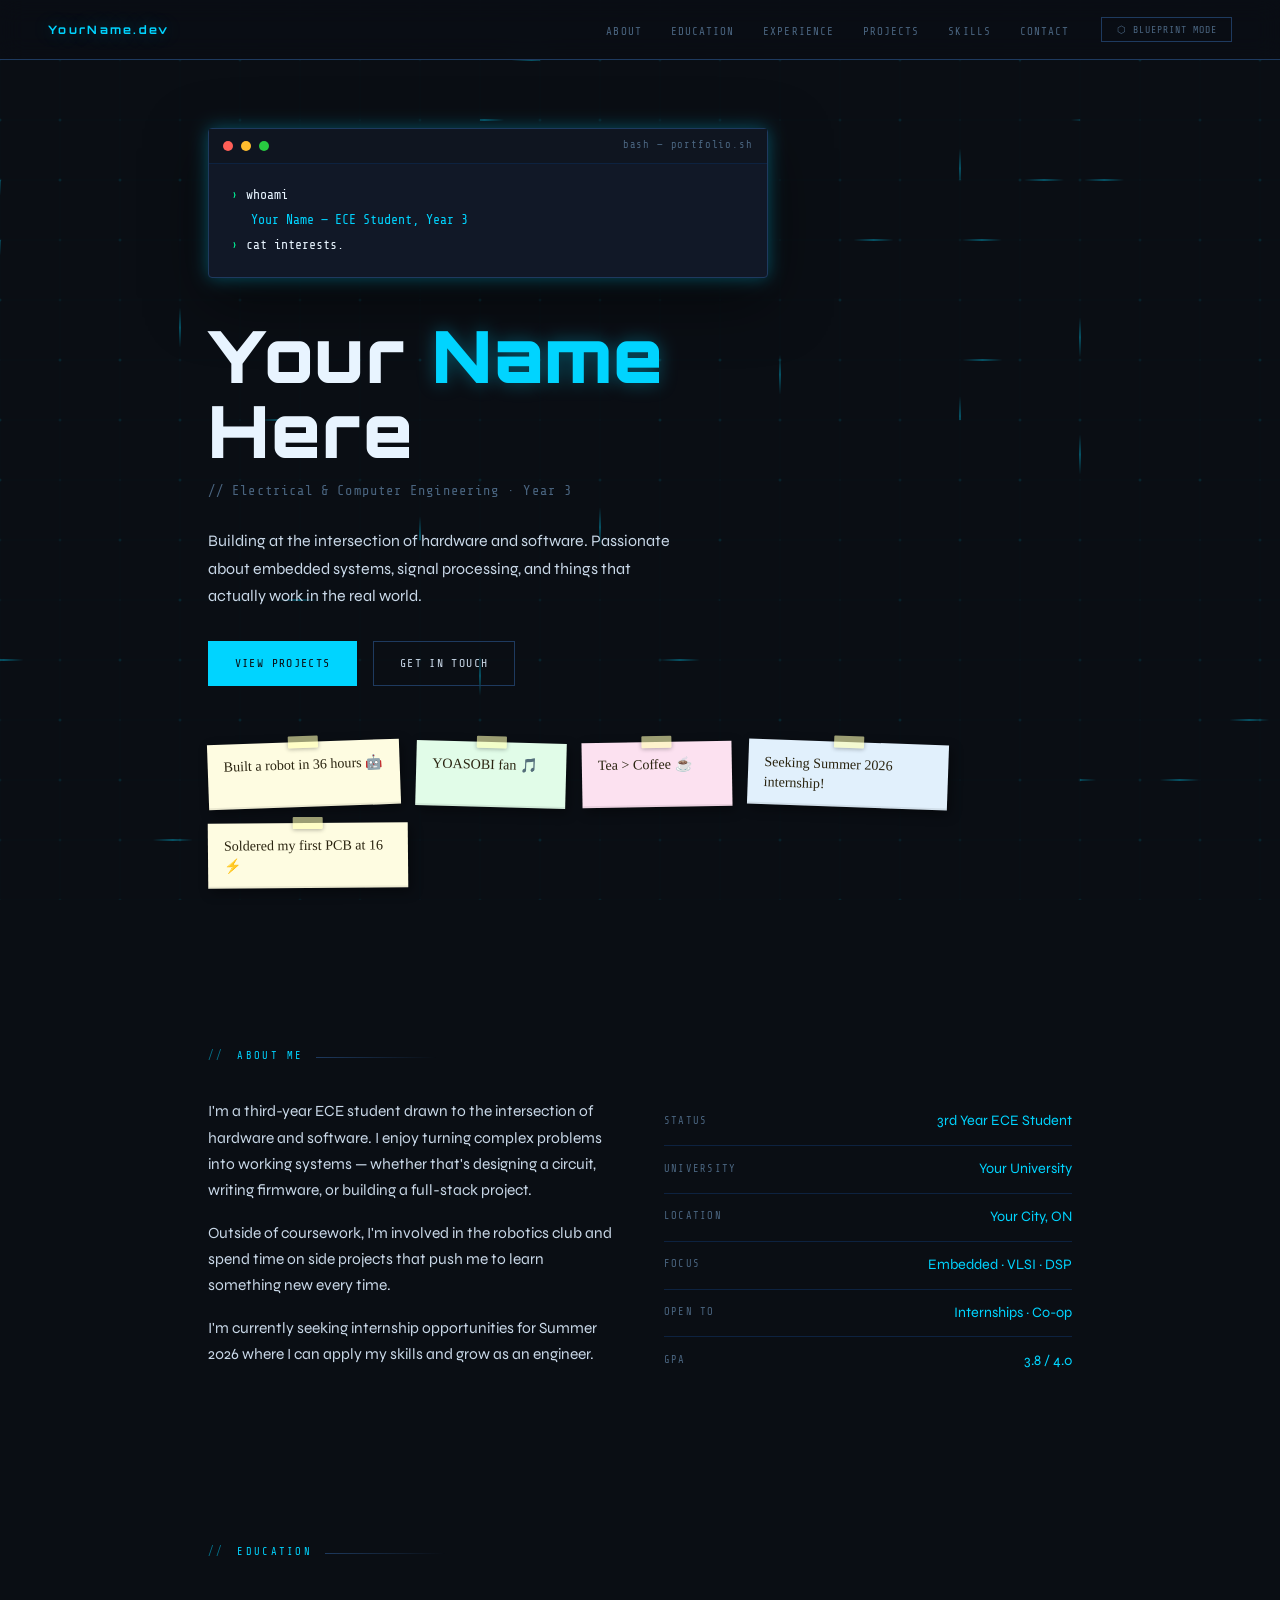
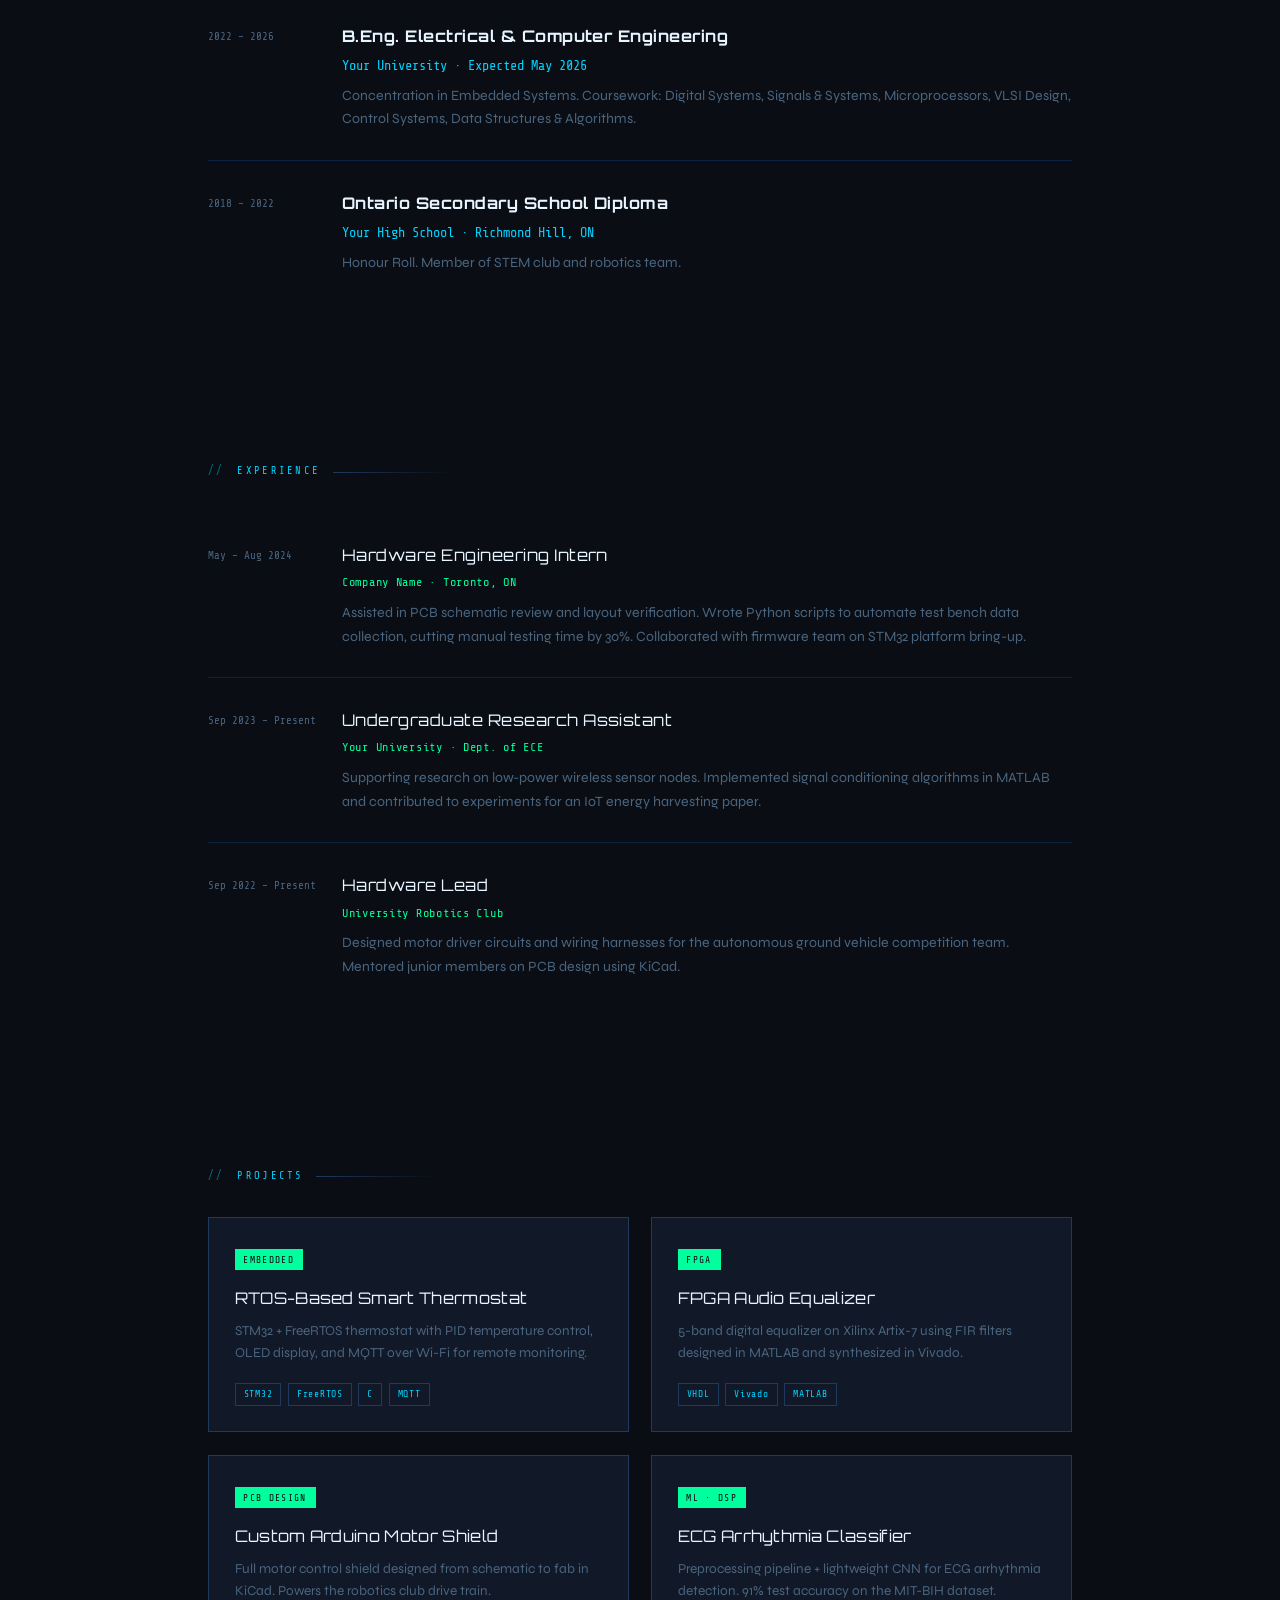
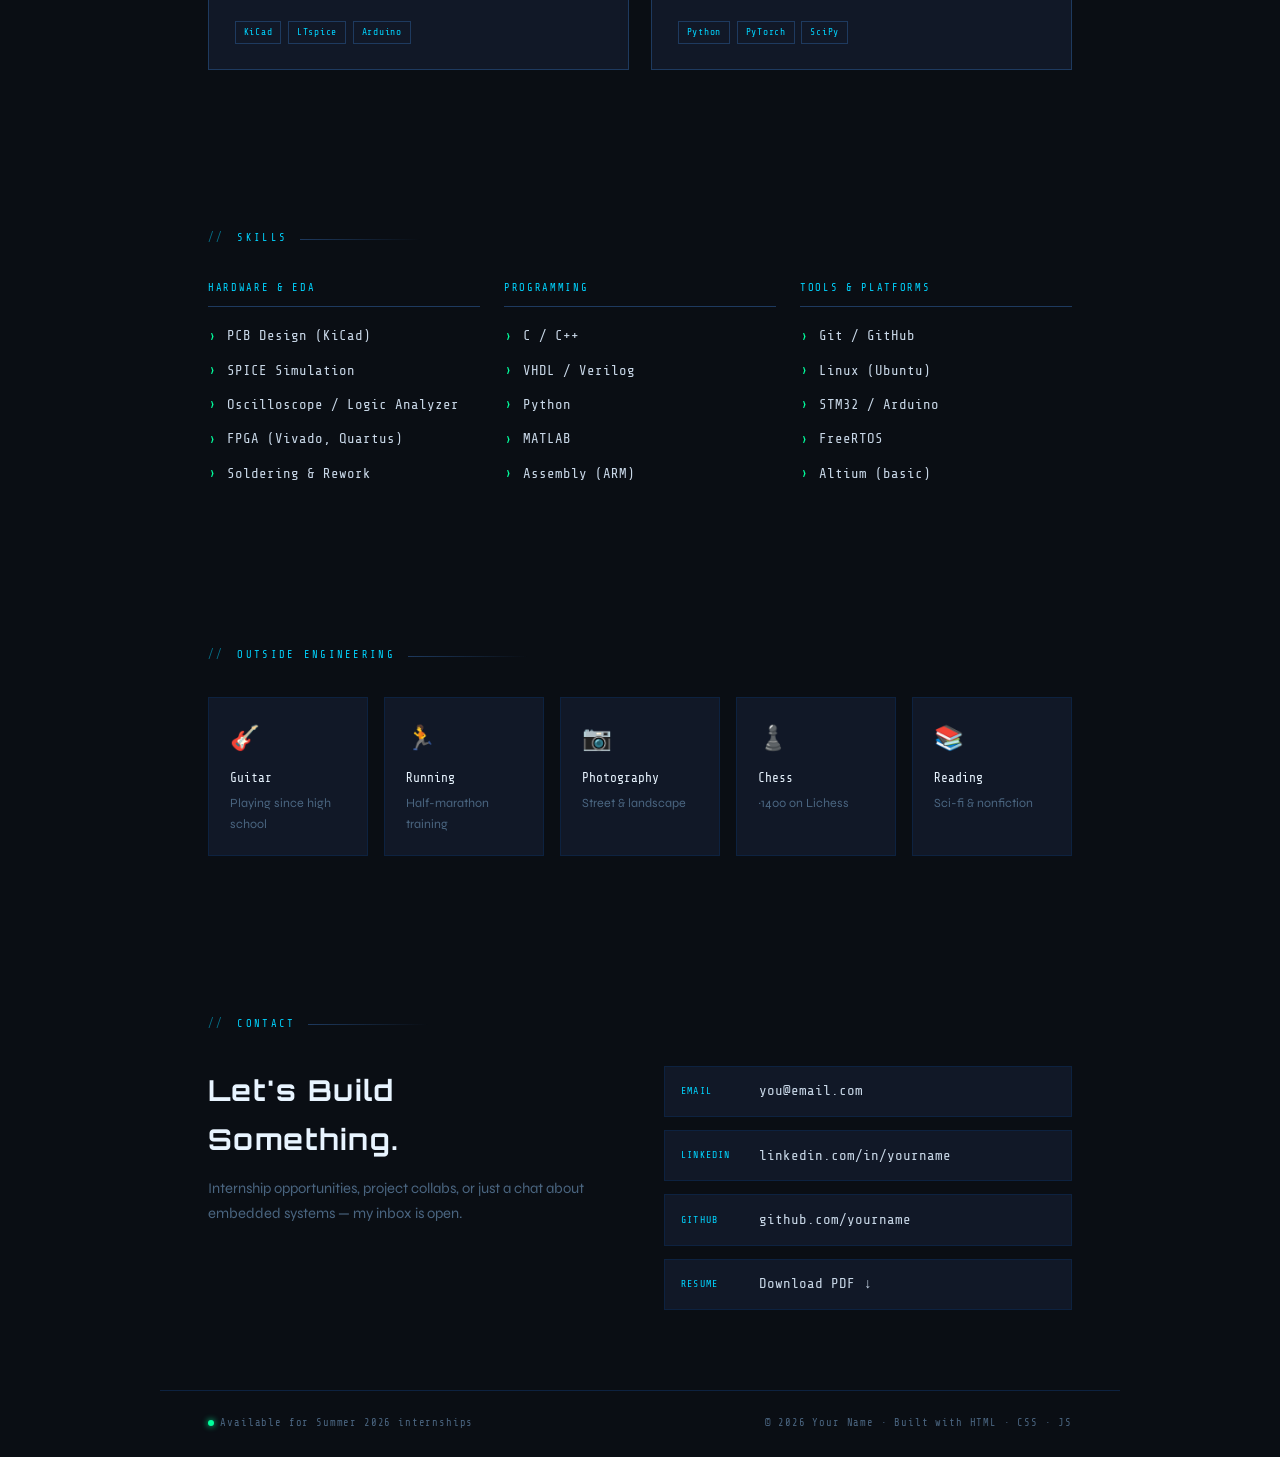
<file: portfolio.html>
<!DOCTYPE html>
<html lang="en" data-theme="dark">
<head>
<meta charset="UTF-8">
<meta name="viewport" content="width=device-width, initial-scale=1.0">
<title>Portfolio — ECE Student</title>
<link rel="preconnect" href="https://fonts.googleapis.com">
<link href="https://fonts.googleapis.com/css2?family=Share+Tech+Mono&family=Orbitron:wght@400;700;900&family=Syne:wght@300;400;600&display=swap" rel="stylesheet">
<style>
/* ─── THEME VARIABLES ─────────────────────────────────────── */
:root {
  --bg:       #0a0e14;
  --bg2:      #0f1520;
  --panel:    #111827;
  --border:   #1e3a5f;
  --border2:  #0d2240;
  --accent:   #00d4ff;
  --accent2:  #00ff9d;
  --warn:     #ff6b35;
  --text:     #c9d8e8;
  --muted:    #4a6580;
  --heading:  #e8f4ff;
  --grid-col: rgba(0,212,255,0.06);
  --glow:     0 0 18px rgba(0,212,255,0.35);
  --glow2:    0 0 24px rgba(0,255,157,0.3);
  --mono:     'Share Tech Mono', monospace;
  --display:  'Orbitron', sans-serif;
  --body:     'Syne', sans-serif;
}

[data-theme="blueprint"] {
  --bg:       #0a1628;
  --bg2:      #0d1f3c;
  --panel:    #0f2347;
  --border:   #1a4a8a;
  --border2:  #0e3060;
  --accent:   #4fc3f7;
  --accent2:  #81d4fa;
  --warn:     #ffd54f;
  --text:     #b3d4f5;
  --muted:    #3a6090;
  --heading:  #e1f0ff;
  --grid-col: rgba(79,195,247,0.1);
  --glow:     0 0 20px rgba(79,195,247,0.4);
  --glow2:    0 0 20px rgba(129,212,250,0.3);
}

/* ─── RESET ───────────────────────────────────────────────── */
*, *::before, *::after { box-sizing: border-box; margin: 0; padding: 0; }
html { scroll-behavior: smooth; }
body {
  background: var(--bg);
  color: var(--text);
  font-family: var(--body);
  font-size: 16px;
  line-height: 1.7;
  font-weight: 300;
  overflow-x: hidden;
}

/* ─── ANIMATED CIRCUIT GRID BACKGROUND ───────────────────── */
#grid-canvas {
  position: fixed;
  inset: 0;
  z-index: 0;
  pointer-events: none;
  opacity: 0.7;
}

/* ─── NAV ─────────────────────────────────────────────────── */
nav {
  position: fixed;
  top: 0; left: 0; right: 0;
  z-index: 200;
  display: flex;
  justify-content: space-between;
  align-items: center;
  padding: 1rem 3rem;
  background: rgba(10,14,20,0.85);
  backdrop-filter: blur(12px);
  border-bottom: 1px solid var(--border);
}

.nav-logo {
  font-family: var(--display);
  font-size: 0.72rem;
  font-weight: 700;
  letter-spacing: 0.2em;
  color: var(--accent);
  text-decoration: none;
  text-shadow: var(--glow);
}

.nav-right { display: flex; align-items: center; gap: 2rem; }

.nav-links {
  display: flex;
  gap: 1.8rem;
  list-style: none;
}

.nav-links a {
  font-family: var(--mono);
  font-size: 0.68rem;
  letter-spacing: 0.1em;
  text-transform: uppercase;
  color: var(--muted);
  text-decoration: none;
  transition: color 0.2s, text-shadow 0.2s;
}
.nav-links a:hover { color: var(--accent); text-shadow: var(--glow); }

/* theme toggle */
.theme-btn {
  font-family: var(--mono);
  font-size: 0.62rem;
  letter-spacing: 0.1em;
  text-transform: uppercase;
  background: transparent;
  border: 1px solid var(--border);
  color: var(--muted);
  padding: 0.4rem 0.9rem;
  cursor: pointer;
  transition: all 0.2s;
  white-space: nowrap;
}
.theme-btn:hover { border-color: var(--accent); color: var(--accent); box-shadow: var(--glow); }

/* ─── SECTION BASE ────────────────────────────────────────── */
section {
  position: relative;
  z-index: 10;
  max-width: 960px;
  margin: 0 auto;
  padding: 5rem 3rem;
  opacity: 0;
  transform: translateY(32px);
  transition: opacity 0.75s ease, transform 0.75s ease;
}
section.visible { opacity: 1; transform: none; }

.section-label {
  font-family: var(--mono);
  font-size: 0.65rem;
  letter-spacing: 0.22em;
  text-transform: uppercase;
  color: var(--accent);
  margin-bottom: 2rem;
  display: flex;
  align-items: center;
  gap: 0.8rem;
}
.section-label::before { content: '//'; opacity: 0.5; }
.section-label::after {
  content: '';
  flex: 1;
  height: 1px;
  background: linear-gradient(90deg, var(--border), transparent);
  max-width: 120px;
}

/* ─── HERO ────────────────────────────────────────────────── */
#hero {
  min-height: 100vh;
  display: flex;
  flex-direction: column;
  justify-content: center;
  padding-top: 8rem;
}

.terminal-window {
  background: var(--panel);
  border: 1px solid var(--border);
  border-radius: 4px;
  max-width: 560px;
  margin-bottom: 2.5rem;
  box-shadow: var(--glow), 0 20px 60px rgba(0,0,0,0.5);
}

.terminal-bar {
  background: var(--bg2);
  padding: 0.5rem 0.9rem;
  display: flex;
  align-items: center;
  gap: 0.5rem;
  border-bottom: 1px solid var(--border2);
}

.t-dot {
  width: 10px; height: 10px;
  border-radius: 50%;
}
.t-dot.r { background: #ff5f57; }
.t-dot.y { background: #ffbd2e; }
.t-dot.g { background: #28ca41; }

.terminal-title {
  font-family: var(--mono);
  font-size: 0.65rem;
  color: var(--muted);
  margin-left: auto;
  letter-spacing: 0.08em;
}

.terminal-body {
  padding: 1.2rem 1.4rem;
  font-family: var(--mono);
  font-size: 0.82rem;
  line-height: 1.9;
}

.t-line { display: flex; gap: 0.5rem; min-height: 1.6em; }
.t-prompt { color: var(--accent2); }
.t-cmd { color: var(--heading); }
.t-out { color: var(--text); padding-left: 1.2rem; }
.t-out.acc { color: var(--accent); }
.t-out.warn { color: var(--warn); }

.cursor {
  display: inline-block;
  width: 8px; height: 1em;
  background: var(--accent);
  vertical-align: text-bottom;
  animation: blink 1s step-end infinite;
}
@keyframes blink { 0%,100%{opacity:1} 50%{opacity:0} }

.hero-main {
  margin-bottom: 2rem;
}

.hero-name {
  font-family: var(--display);
  font-size: clamp(2.4rem, 6vw, 4.5rem);
  font-weight: 900;
  color: var(--heading);
  line-height: 1.05;
  letter-spacing: 0.03em;
  margin-bottom: 0.6rem;
}

.hero-name .glow-word {
  color: var(--accent);
  text-shadow: var(--glow);
}

.hero-sub {
  font-family: var(--mono);
  font-size: 0.85rem;
  color: var(--muted);
  letter-spacing: 0.08em;
  margin-bottom: 1.6rem;
}

.hero-desc {
  font-size: 1rem;
  color: var(--text);
  max-width: 480px;
  margin-bottom: 2rem;
}

.hero-btns { display: flex; gap: 1rem; flex-wrap: wrap; }

.btn {
  font-family: var(--mono);
  font-size: 0.72rem;
  letter-spacing: 0.12em;
  text-transform: uppercase;
  text-decoration: none;
  padding: 0.75rem 1.6rem;
  border: 1px solid;
  cursor: pointer;
  transition: all 0.22s;
  display: inline-block;
}

.btn-primary {
  background: var(--accent);
  color: var(--bg);
  border-color: var(--accent);
  font-weight: 500;
}
.btn-primary:hover { box-shadow: var(--glow); transform: translateY(-1px); }

.btn-outline {
  background: transparent;
  color: var(--text);
  border-color: var(--border);
}
.btn-outline:hover { border-color: var(--accent); color: var(--accent); box-shadow: var(--glow); }

/* ─── STICKY NOTES ────────────────────────────────────────── */
.stickies {
  display: flex;
  flex-wrap: wrap;
  gap: 1rem;
  margin: 1.5rem 0 0;
}

.sticky {
  background: #fefce1;
  color: #2a2410;
  font-family: 'Caveat', 'Comic Sans MS', cursive;
  font-size: 0.88rem;
  padding: 0.8rem 1rem;
  min-width: 150px;
  max-width: 200px;
  box-shadow: 3px 4px 12px rgba(0,0,0,0.4), inset 0 -2px 0 rgba(0,0,0,0.07);
  position: relative;
  line-height: 1.4;
  transition: transform 0.2s;
}
.sticky:hover { transform: scale(1.04) rotate(0deg) !important; z-index: 5; }
.sticky::before {
  content: '';
  position: absolute;
  top: -6px; left: 50%; transform: translateX(-50%);
  width: 30px; height: 12px;
  background: rgba(255,255,180,0.6);
  border-radius: 1px;
  box-shadow: 0 1px 4px rgba(0,0,0,0.3);
}
.sticky.yellow { background: #fefce1; }
.sticky.green  { background: #e1fce8; }
.sticky.pink   { background: #fce1f0; }
.sticky.blue   { background: #e1f0fc; }

/* ─── ABOUT ───────────────────────────────────────────────── */
.about-grid {
  display: grid;
  grid-template-columns: 1fr 1fr;
  gap: 3rem;
  align-items: start;
}

.about-text p { color: var(--text); margin-bottom: 1rem; font-size: 0.97rem; }

.info-block { display: flex; flex-direction: column; gap: 0; }

.info-row {
  display: flex;
  justify-content: space-between;
  align-items: center;
  padding: 0.7rem 0;
  border-bottom: 1px solid var(--border2);
  gap: 1rem;
}
.info-row:last-child { border-bottom: none; }

.info-key {
  font-family: var(--mono);
  font-size: 0.65rem;
  letter-spacing: 0.12em;
  text-transform: uppercase;
  color: var(--muted);
}
.info-val { font-size: 0.9rem; color: var(--accent); text-align: right; }

/* ─── EDUCATION ───────────────────────────────────────────── */
.edu-item {
  display: grid;
  grid-template-columns: 110px 1fr;
  gap: 1.5rem;
  padding: 1.8rem 0;
  border-bottom: 1px solid var(--border2);
  align-items: start;
}
.edu-item:first-child { padding-top: 0; }
.edu-item:last-child { border-bottom: none; }

.edu-year {
  font-family: var(--mono);
  font-size: 0.68rem;
  color: var(--muted);
  padding-top: 0.3rem;
}
.edu-degree {
  font-family: var(--display);
  font-size: 1rem;
  color: var(--heading);
  margin-bottom: 0.25rem;
  font-weight: 700;
  letter-spacing: 0.03em;
}
.edu-school { font-size: 0.85rem; color: var(--accent); margin-bottom: 0.4rem; font-family: var(--mono); }
.edu-desc { font-size: 0.88rem; color: var(--muted); }

/* ─── EXPERIENCE ──────────────────────────────────────────── */
.exp-item {
  display: grid;
  grid-template-columns: 110px 1fr;
  gap: 1.5rem;
  padding: 1.8rem 0;
  border-bottom: 1px solid var(--border2);
}
.exp-item:first-child { padding-top: 0; }
.exp-item:last-child { border-bottom: none; }
.exp-period { font-family: var(--mono); font-size: 0.68rem; color: var(--muted); padding-top: 0.3rem; }
.exp-role { font-family: var(--display); font-size: 1rem; color: var(--heading); margin-bottom: 0.2rem; letter-spacing: 0.03em; }
.exp-org { font-family: var(--mono); font-size: 0.75rem; color: var(--accent2); margin-bottom: 0.5rem; letter-spacing: 0.06em; }
.exp-desc { font-size: 0.88rem; color: var(--muted); }

/* ─── PROJECTS (TILT + GLOW) ──────────────────────────────── */
.projects-grid {
  display: grid;
  grid-template-columns: 1fr 1fr;
  gap: 1.4rem;
}

.project-card {
  background: var(--panel);
  border: 1px solid var(--border);
  padding: 1.6rem;
  cursor: pointer;
  transition: border-color 0.3s;
  transform-style: preserve-3d;
  will-change: transform;
  position: relative;
  overflow: hidden;
}
.project-card::before {
  content: '';
  position: absolute;
  inset: 0;
  background: radial-gradient(circle at var(--mx,50%) var(--my,50%), rgba(0,212,255,0.07) 0%, transparent 65%);
  opacity: 0;
  transition: opacity 0.3s;
  pointer-events: none;
}
.project-card:hover { border-color: var(--accent); box-shadow: var(--glow), 0 8px 32px rgba(0,0,0,0.4); }
.project-card:hover::before { opacity: 1; }

.project-tag {
  font-family: var(--mono);
  font-size: 0.6rem;
  letter-spacing: 0.14em;
  text-transform: uppercase;
  color: var(--bg);
  background: var(--accent2);
  padding: 0.15rem 0.55rem;
  display: inline-block;
  margin-bottom: 0.9rem;
}

.project-title {
  font-family: var(--display);
  font-size: 1rem;
  color: var(--heading);
  margin-bottom: 0.5rem;
  letter-spacing: 0.02em;
}
.project-desc { font-size: 0.85rem; color: var(--muted); margin-bottom: 1.2rem; line-height: 1.6; }

.project-stack { display: flex; flex-wrap: wrap; gap: 0.4rem; }
.stack-pill {
  font-family: var(--mono);
  font-size: 0.6rem;
  letter-spacing: 0.08em;
  color: var(--accent);
  border: 1px solid var(--border);
  padding: 0.15rem 0.5rem;
}

/* ─── SKILLS ──────────────────────────────────────────────── */
.skills-grid {
  display: grid;
  grid-template-columns: repeat(3, 1fr);
  gap: 1.5rem;
}

.skill-group-title {
  font-family: var(--mono);
  font-size: 0.65rem;
  letter-spacing: 0.16em;
  text-transform: uppercase;
  color: var(--accent);
  margin-bottom: 1rem;
  padding-bottom: 0.5rem;
  border-bottom: 1px solid var(--border);
}

.skill-list { list-style: none; display: flex; flex-direction: column; gap: 0.45rem; }
.skill-list li {
  font-size: 0.87rem;
  color: var(--text);
  display: flex;
  align-items: center;
  gap: 0.6rem;
  font-family: var(--mono);
}
.skill-list li::before {
  content: '›';
  color: var(--accent2);
  font-size: 1rem;
}

/* ─── HOBBIES ─────────────────────────────────────────────── */
.hobbies-grid {
  display: grid;
  grid-template-columns: repeat(auto-fill, minmax(160px, 1fr));
  gap: 1rem;
}

.hobby-card {
  background: var(--panel);
  border: 1px solid var(--border2);
  padding: 1.3rem;
  transition: border-color 0.2s, box-shadow 0.2s;
}
.hobby-card:hover { border-color: var(--accent2); box-shadow: var(--glow2); }
.hobby-icon { font-size: 1.5rem; margin-bottom: 0.5rem; }
.hobby-name { font-family: var(--mono); font-size: 0.8rem; color: var(--heading); margin-bottom: 0.15rem; }
.hobby-note { font-size: 0.78rem; color: var(--muted); }

/* ─── CONTACT ─────────────────────────────────────────────── */
.contact-inner {
  display: grid;
  grid-template-columns: 1fr 1fr;
  gap: 3rem;
}

.contact-text h3 {
  font-family: var(--display);
  font-size: 1.8rem;
  color: var(--heading);
  margin-bottom: 0.8rem;
  letter-spacing: 0.05em;
}
.contact-text p { color: var(--muted); font-size: 0.92rem; }

.contact-links { display: flex; flex-direction: column; gap: 0.8rem; }
.contact-link {
  display: flex;
  align-items: center;
  gap: 0.9rem;
  text-decoration: none;
  color: var(--text);
  padding: 0.8rem 1rem;
  border: 1px solid var(--border2);
  background: var(--panel);
  transition: border-color 0.2s, box-shadow 0.2s;
}
.contact-link:hover { border-color: var(--accent); box-shadow: var(--glow); }
.contact-link-icon {
  font-family: var(--mono);
  font-size: 0.62rem;
  letter-spacing: 0.12em;
  text-transform: uppercase;
  color: var(--accent);
  min-width: 64px;
}
.contact-link-label { font-size: 0.88rem; font-family: var(--mono); }

/* ─── FOOTER ──────────────────────────────────────────────── */
footer {
  position: relative; z-index: 10;
  max-width: 960px; margin: 0 auto;
  padding: 1.5rem 3rem;
  border-top: 1px solid var(--border2);
  display: flex; justify-content: space-between; align-items: center;
}
footer p { font-family: var(--mono); font-size: 0.65rem; letter-spacing: 0.08em; color: var(--muted); }
.status-dot {
  display: inline-block; width: 6px; height: 6px;
  border-radius: 50%; background: var(--accent2);
  box-shadow: 0 0 6px var(--accent2);
  animation: pulse 2s ease-in-out infinite;
  vertical-align: middle; margin-right: 0.4rem;
}
@keyframes pulse { 0%,100%{opacity:1;transform:scale(1)} 50%{opacity:.5;transform:scale(.85)} }

/* ─── BLUEPRINT MODE EXTRAS ───────────────────────────────── */
[data-theme="blueprint"] .terminal-window { border-color: var(--border); }
[data-theme="blueprint"] .hero-name { font-family: var(--mono); font-size: clamp(2rem,5vw,3.5rem); letter-spacing: 0.08em; }
[data-theme="blueprint"] .sticky { filter: sepia(0.3) hue-rotate(180deg); }

/* ─── RESPONSIVE ──────────────────────────────────────────── */
@media (max-width: 720px) {
  nav { padding: 1rem 1.2rem; }
  .nav-links { display: none; }
  section { padding: 3.5rem 1.2rem; }
  .about-grid, .contact-inner, .projects-grid, .skills-grid { grid-template-columns: 1fr; }
  .edu-item, .exp-item { grid-template-columns: 1fr; gap: 0.3rem; }
  footer { padding: 1.2rem; flex-direction: column; gap: 0.4rem; text-align: center; }
}
</style>
</head>
<body>

<!-- CIRCUIT GRID CANVAS -->
<canvas id="grid-canvas"></canvas>

<!-- NAV -->
<nav>
  <a class="nav-logo" href="#hero">YourName.dev</a>
  <div class="nav-right">
    <ul class="nav-links">
      <li><a href="#about">About</a></li>
      <li><a href="#education">Education</a></li>
      <li><a href="#experience">Experience</a></li>
      <li><a href="#projects">Projects</a></li>
      <li><a href="#skills">Skills</a></li>
      <li><a href="#contact">Contact</a></li>
    </ul>
    <button class="theme-btn" id="themeToggle">⬡ Blueprint Mode</button>
  </div>
</nav>

<!-- HERO -->
<section id="hero">
  <div class="terminal-window">
    <div class="terminal-bar">
      <div class="t-dot r"></div>
      <div class="t-dot y"></div>
      <div class="t-dot g"></div>
      <span class="terminal-title">bash — portfolio.sh</span>
    </div>
    <div class="terminal-body" id="terminal-body">
      <!-- filled by JS typewriter -->
    </div>
  </div>

  <div class="hero-main">
    <h1 class="hero-name">Your <span class="glow-word">Name</span><br>Here</h1>
    <p class="hero-sub">// Electrical & Computer Engineering · Year 3</p>
    <p class="hero-desc">Building at the intersection of hardware and software. Passionate about embedded systems, signal processing, and things that actually work in the real world.</p>
    <div class="hero-btns">
      <a class="btn btn-primary" href="#projects">View Projects</a>
      <a class="btn btn-outline" href="#contact">Get in Touch</a>
    </div>
  </div>

  <div class="stickies">
    <div class="sticky yellow" style="transform:rotate(-2deg)">Built a robot in 36 hours 🤖</div>
    <div class="sticky green" style="transform:rotate(1.5deg)">YOASOBI fan 🎵</div>
    <div class="sticky pink" style="transform:rotate(-1deg)">Tea &gt; Coffee ☕</div>
    <div class="sticky blue" style="transform:rotate(2deg)">Seeking Summer 2026 internship!</div>
    <div class="sticky yellow" style="transform:rotate(-0.5deg)">Soldered my first PCB at 16 ⚡</div>
  </div>
</section>

<!-- ABOUT -->
<section id="about">
  <p class="section-label">About Me</p>
  <div class="about-grid">
    <div class="about-text">
      <p>I'm a third-year ECE student drawn to the intersection of hardware and software. I enjoy turning complex problems into working systems — whether that's designing a circuit, writing firmware, or building a full-stack project.</p>
      <p>Outside of coursework, I'm involved in the robotics club and spend time on side projects that push me to learn something new every time.</p>
      <p>I'm currently seeking internship opportunities for Summer 2026 where I can apply my skills and grow as an engineer.</p>
    </div>
    <div class="info-block">
      <div class="info-row"><span class="info-key">Status</span><span class="info-val">3rd Year ECE Student</span></div>
      <div class="info-row"><span class="info-key">University</span><span class="info-val">Your University</span></div>
      <div class="info-row"><span class="info-key">Location</span><span class="info-val">Your City, ON</span></div>
      <div class="info-row"><span class="info-key">Focus</span><span class="info-val">Embedded · VLSI · DSP</span></div>
      <div class="info-row"><span class="info-key">Open to</span><span class="info-val">Internships · Co-op</span></div>
      <div class="info-row"><span class="info-key">GPA</span><span class="info-val">3.8 / 4.0</span></div>
    </div>
  </div>
</section>

<!-- EDUCATION -->
<section id="education">
  <p class="section-label">Education</p>
  <div class="edu-item">
    <span class="edu-year">2022 – 2026</span>
    <div>
      <p class="edu-degree">B.Eng. Electrical & Computer Engineering</p>
      <p class="edu-school">Your University · Expected May 2026</p>
      <p class="edu-desc">Concentration in Embedded Systems. Coursework: Digital Systems, Signals & Systems, Microprocessors, VLSI Design, Control Systems, Data Structures & Algorithms.</p>
    </div>
  </div>
  <div class="edu-item">
    <span class="edu-year">2018 – 2022</span>
    <div>
      <p class="edu-degree">Ontario Secondary School Diploma</p>
      <p class="edu-school">Your High School · Richmond Hill, ON</p>
      <p class="edu-desc">Honour Roll. Member of STEM club and robotics team.</p>
    </div>
  </div>
</section>

<!-- EXPERIENCE -->
<section id="experience">
  <p class="section-label">Experience</p>
  <div class="exp-item">
    <span class="exp-period">May – Aug 2024</span>
    <div>
      <p class="exp-role">Hardware Engineering Intern</p>
      <p class="exp-org">Company Name · Toronto, ON</p>
      <p class="exp-desc">Assisted in PCB schematic review and layout verification. Wrote Python scripts to automate test bench data collection, cutting manual testing time by 30%. Collaborated with firmware team on STM32 platform bring-up.</p>
    </div>
  </div>
  <div class="exp-item">
    <span class="exp-period">Sep 2023 – Present</span>
    <div>
      <p class="exp-role">Undergraduate Research Assistant</p>
      <p class="exp-org">Your University · Dept. of ECE</p>
      <p class="exp-desc">Supporting research on low-power wireless sensor nodes. Implemented signal conditioning algorithms in MATLAB and contributed to experiments for an IoT energy harvesting paper.</p>
    </div>
  </div>
  <div class="exp-item">
    <span class="exp-period">Sep 2022 – Present</span>
    <div>
      <p class="exp-role">Hardware Lead</p>
      <p class="exp-org">University Robotics Club</p>
      <p class="exp-desc">Designed motor driver circuits and wiring harnesses for the autonomous ground vehicle competition team. Mentored junior members on PCB design using KiCad.</p>
    </div>
  </div>
</section>

<!-- PROJECTS -->
<section id="projects">
  <p class="section-label">Projects</p>
  <div class="projects-grid">
    <div class="project-card" data-tilt>
      <span class="project-tag">Embedded</span>
      <p class="project-title">RTOS-Based Smart Thermostat</p>
      <p class="project-desc">STM32 + FreeRTOS thermostat with PID temperature control, OLED display, and MQTT over Wi-Fi for remote monitoring.</p>
      <div class="project-stack">
        <span class="stack-pill">STM32</span><span class="stack-pill">FreeRTOS</span><span class="stack-pill">C</span><span class="stack-pill">MQTT</span>
      </div>
    </div>
    <div class="project-card" data-tilt>
      <span class="project-tag">FPGA</span>
      <p class="project-title">FPGA Audio Equalizer</p>
      <p class="project-desc">5-band digital equalizer on Xilinx Artix-7 using FIR filters designed in MATLAB and synthesized in Vivado.</p>
      <div class="project-stack">
        <span class="stack-pill">VHDL</span><span class="stack-pill">Vivado</span><span class="stack-pill">MATLAB</span>
      </div>
    </div>
    <div class="project-card" data-tilt>
      <span class="project-tag">PCB Design</span>
      <p class="project-title">Custom Arduino Motor Shield</p>
      <p class="project-desc">Full motor control shield designed from schematic to fab in KiCad. Powers the robotics club drive train.</p>
      <div class="project-stack">
        <span class="stack-pill">KiCad</span><span class="stack-pill">LTspice</span><span class="stack-pill">Arduino</span>
      </div>
    </div>
    <div class="project-card" data-tilt>
      <span class="project-tag">ML · DSP</span>
      <p class="project-title">ECG Arrhythmia Classifier</p>
      <p class="project-desc">Preprocessing pipeline + lightweight CNN for ECG arrhythmia detection. 91% test accuracy on the MIT-BIH dataset.</p>
      <div class="project-stack">
        <span class="stack-pill">Python</span><span class="stack-pill">PyTorch</span><span class="stack-pill">SciPy</span>
      </div>
    </div>
  </div>
</section>

<!-- SKILLS -->
<section id="skills">
  <p class="section-label">Skills</p>
  <div class="skills-grid">
    <div>
      <p class="skill-group-title">Hardware & EDA</p>
      <ul class="skill-list">
        <li>PCB Design (KiCad)</li>
        <li>SPICE Simulation</li>
        <li>Oscilloscope / Logic Analyzer</li>
        <li>FPGA (Vivado, Quartus)</li>
        <li>Soldering & Rework</li>
      </ul>
    </div>
    <div>
      <p class="skill-group-title">Programming</p>
      <ul class="skill-list">
        <li>C / C++</li>
        <li>VHDL / Verilog</li>
        <li>Python</li>
        <li>MATLAB</li>
        <li>Assembly (ARM)</li>
      </ul>
    </div>
    <div>
      <p class="skill-group-title">Tools & Platforms</p>
      <ul class="skill-list">
        <li>Git / GitHub</li>
        <li>Linux (Ubuntu)</li>
        <li>STM32 / Arduino</li>
        <li>FreeRTOS</li>
        <li>Altium (basic)</li>
      </ul>
    </div>
  </div>
</section>

<!-- HOBBIES -->
<section id="hobbies">
  <p class="section-label">Outside Engineering</p>
  <div class="hobbies-grid">
    <div class="hobby-card"><div class="hobby-icon">🎸</div><p class="hobby-name">Guitar</p><p class="hobby-note">Playing since high school</p></div>
    <div class="hobby-card"><div class="hobby-icon">🏃</div><p class="hobby-name">Running</p><p class="hobby-note">Half-marathon training</p></div>
    <div class="hobby-card"><div class="hobby-icon">📷</div><p class="hobby-name">Photography</p><p class="hobby-note">Street & landscape</p></div>
    <div class="hobby-card"><div class="hobby-icon">♟️</div><p class="hobby-name">Chess</p><p class="hobby-note">~1400 on Lichess</p></div>
    <div class="hobby-card"><div class="hobby-icon">📚</div><p class="hobby-name">Reading</p><p class="hobby-note">Sci-fi & nonfiction</p></div>
  </div>
</section>

<!-- CONTACT -->
<section id="contact">
  <p class="section-label">Contact</p>
  <div class="contact-inner">
    <div class="contact-text">
      <h3>Let's Build<br>Something.</h3>
      <p>Internship opportunities, project collabs, or just a chat about embedded systems — my inbox is open.</p>
    </div>
    <div class="contact-links">
      <a class="contact-link" href="mailto:you@email.com">
        <span class="contact-link-icon">Email</span><span class="contact-link-label">you@email.com</span>
      </a>
      <a class="contact-link" href="https://linkedin.com/in/yourname" target="_blank">
        <span class="contact-link-icon">LinkedIn</span><span class="contact-link-label">linkedin.com/in/yourname</span>
      </a>
      <a class="contact-link" href="https://github.com/yourname" target="_blank">
        <span class="contact-link-icon">GitHub</span><span class="contact-link-label">github.com/yourname</span>
      </a>
      <a class="contact-link" href="resume.pdf" target="_blank">
        <span class="contact-link-icon">Resume</span><span class="contact-link-label">Download PDF ↓</span>
      </a>
    </div>
  </div>
</section>

<footer>
  <p><span class="status-dot"></span>Available for Summer 2026 internships</p>
  <p>© 2026 Your Name · Built with HTML · CSS · JS</p>
</footer>

<!-- ─── JS ────────────────────────────────────────────────── -->
<script>
/* ── CIRCUIT GRID CANVAS ── */
const canvas = document.getElementById('grid-canvas');
const ctx = canvas.getContext('2d');
let W, H, nodes = [], traces = [];
const CELL = 60;

function resize() {
  W = canvas.width  = window.innerWidth;
  H = canvas.height = window.innerHeight;
  buildGrid();
}

function buildGrid() {
  nodes = []; traces = [];
  const cols = Math.ceil(W / CELL) + 1;
  const rows = Math.ceil(H / CELL) + 1;
  for (let r = 0; r < rows; r++) {
    for (let c = 0; c < cols; c++) {
      nodes.push({ x: c * CELL, y: r * CELL, pulse: Math.random() });
    }
  }
  // random horizontal/vertical traces
  for (let i = 0; i < 40; i++) {
    const r = Math.floor(Math.random() * (rows - 1));
    const c = Math.floor(Math.random() * (cols - 1));
    const horiz = Math.random() > 0.5;
    const len = Math.floor(Math.random() * 4) + 1;
    traces.push({ r, c, horiz, len, t: Math.random(), speed: 0.003 + Math.random() * 0.006 });
  }
}

function getColor() {
  return document.documentElement.getAttribute('data-theme') === 'blueprint'
    ? { grid: 'rgba(79,195,247,0.1)', trace: 'rgba(79,195,247,', node: 'rgba(79,195,247,' }
    : { grid: 'rgba(0,212,255,0.06)', trace: 'rgba(0,212,255,',  node: 'rgba(0,212,255,' };
}

function drawGrid() {
  const c2 = getColor();
  ctx.clearRect(0, 0, W, H);
  // grid lines
  ctx.strokeStyle = c2.grid;
  ctx.lineWidth = 0.5;
  const cols = Math.ceil(W / CELL) + 1;
  const rows = Math.ceil(H / CELL) + 1;
  for (let c = 0; c < cols; c++) {
    ctx.beginPath(); ctx.moveTo(c * CELL, 0); ctx.lineTo(c * CELL, H); ctx.stroke();
  }
  for (let r = 0; r < rows; r++) {
    ctx.beginPath(); ctx.moveTo(0, r * CELL); ctx.lineTo(W, r * CELL); ctx.stroke();
  }
  // nodes (dots at intersections, occasional glow)
  nodes.forEach(n => {
    n.pulse = (n.pulse + 0.004) % 1;
    const a = 0.08 + Math.sin(n.pulse * Math.PI * 2) * 0.07;
    ctx.fillStyle = c2.node + a + ')';
    ctx.beginPath(); ctx.arc(n.x, n.y, 1.5, 0, Math.PI * 2); ctx.fill();
  });
  // animated traces
  traces.forEach(tr => {
    tr.t = (tr.t + tr.speed) % 1;
    const x0 = tr.c * CELL, y0 = tr.r * CELL;
    const len = tr.len * CELL;
    const pos = tr.t * (len + 60) - 30;
    const grad = ctx.createLinearGradient(
      tr.horiz ? x0 + pos - 20 : x0, tr.horiz ? y0 : y0 + pos - 20,
      tr.horiz ? x0 + pos + 20 : x0, tr.horiz ? y0 : y0 + pos + 20
    );
    grad.addColorStop(0, c2.trace + '0)');
    grad.addColorStop(0.5, c2.trace + '0.65)');
    grad.addColorStop(1, c2.trace + '0)');
    ctx.strokeStyle = grad;
    ctx.lineWidth = 1.5;
    ctx.beginPath();
    if (tr.horiz) {
      ctx.moveTo(x0, y0); ctx.lineTo(x0 + len, y0);
    } else {
      ctx.moveTo(x0, y0); ctx.lineTo(x0, y0 + len);
    }
    ctx.stroke();
  });
  requestAnimationFrame(drawGrid);
}

window.addEventListener('resize', resize);
resize();
drawGrid();

/* ── TYPEWRITER TERMINAL ── */
const lines = [
  { type: 'cmd',  text: 'whoami' },
  { type: 'out',  text: 'Your Name — ECE Student, Year 3', cls: 'acc' },
  { type: 'cmd',  text: 'cat interests.txt' },
  { type: 'out',  text: 'Embedded Systems · FPGA · DSP · PCB Design' },
  { type: 'cmd',  text: 'ls ./skills' },
  { type: 'out',  text: 'C  VHDL  Python  MATLAB  KiCad  FreeRTOS  Git', cls: 'acc' },
  { type: 'cmd',  text: 'echo $STATUS' },
  { type: 'out',  text: '>> Open to Summer 2026 internships 🚀', cls: 'warn' },
];

const tb = document.getElementById('terminal-body');
let li = 0, ci = 0;

function appendLine(html) {
  const d = document.createElement('div');
  d.className = 't-line';
  d.innerHTML = html;
  tb.appendChild(d);
  return d;
}

function type() {
  if (li >= lines.length) {
    // blinking cursor at end
    const d = document.createElement('div');
    d.className = 't-line';
    d.innerHTML = `<span class="t-prompt">›</span><span class="cursor"></span>`;
    tb.appendChild(d);
    return;
  }
  const line = lines[li];
  if (line.type === 'cmd') {
    if (ci === 0) appendLine(`<span class="t-prompt">›</span><span class="t-cmd"></span>`);
    const span = tb.lastChild.querySelector('.t-cmd');
    if (ci < line.text.length) {
      span.textContent += line.text[ci];
      ci++;
      setTimeout(type, 45 + Math.random() * 35);
    } else {
      ci = 0; li++;
      setTimeout(type, 220);
    }
  } else {
    const cls = line.cls ? ` ${line.cls}` : '';
    appendLine(`<span class="t-out${cls}">${line.text}</span>`);
    li++;
    setTimeout(type, 120);
  }
}
setTimeout(type, 600);

/* ── SCROLL REVEAL ── */
const observer = new IntersectionObserver(entries => {
  entries.forEach(e => { if (e.isIntersecting) e.target.classList.add('visible'); });
}, { threshold: 0.07 });
document.querySelectorAll('section').forEach(s => observer.observe(s));
document.querySelector('#hero').classList.add('visible');

/* ── TILT + GLOW CARDS ── */
document.querySelectorAll('[data-tilt]').forEach(card => {
  card.addEventListener('mousemove', e => {
    const r = card.getBoundingClientRect();
    const x = e.clientX - r.left, y = e.clientY - r.top;
    const cx = r.width / 2, cy = r.height / 2;
    const rx = (y - cy) / cy * -8;
    const ry = (x - cx) / cx * 8;
    card.style.transform = `perspective(600px) rotateX(${rx}deg) rotateY(${ry}deg) scale(1.02)`;
    card.style.setProperty('--mx', (x / r.width * 100) + '%');
    card.style.setProperty('--my', (y / r.height * 100) + '%');
  });
  card.addEventListener('mouseleave', () => {
    card.style.transform = '';
  });
});

/* ── THEME TOGGLE ── */
const toggleBtn = document.getElementById('themeToggle');
toggleBtn.addEventListener('click', () => {
  const current = document.documentElement.getAttribute('data-theme');
  if (current === 'dark') {
    document.documentElement.setAttribute('data-theme', 'blueprint');
    toggleBtn.textContent = '◈ Circuit Mode';
  } else {
    document.documentElement.setAttribute('data-theme', 'dark');
    toggleBtn.textContent = '⬡ Blueprint Mode';
  }
});
</script>
</body>
</html>
</file>
